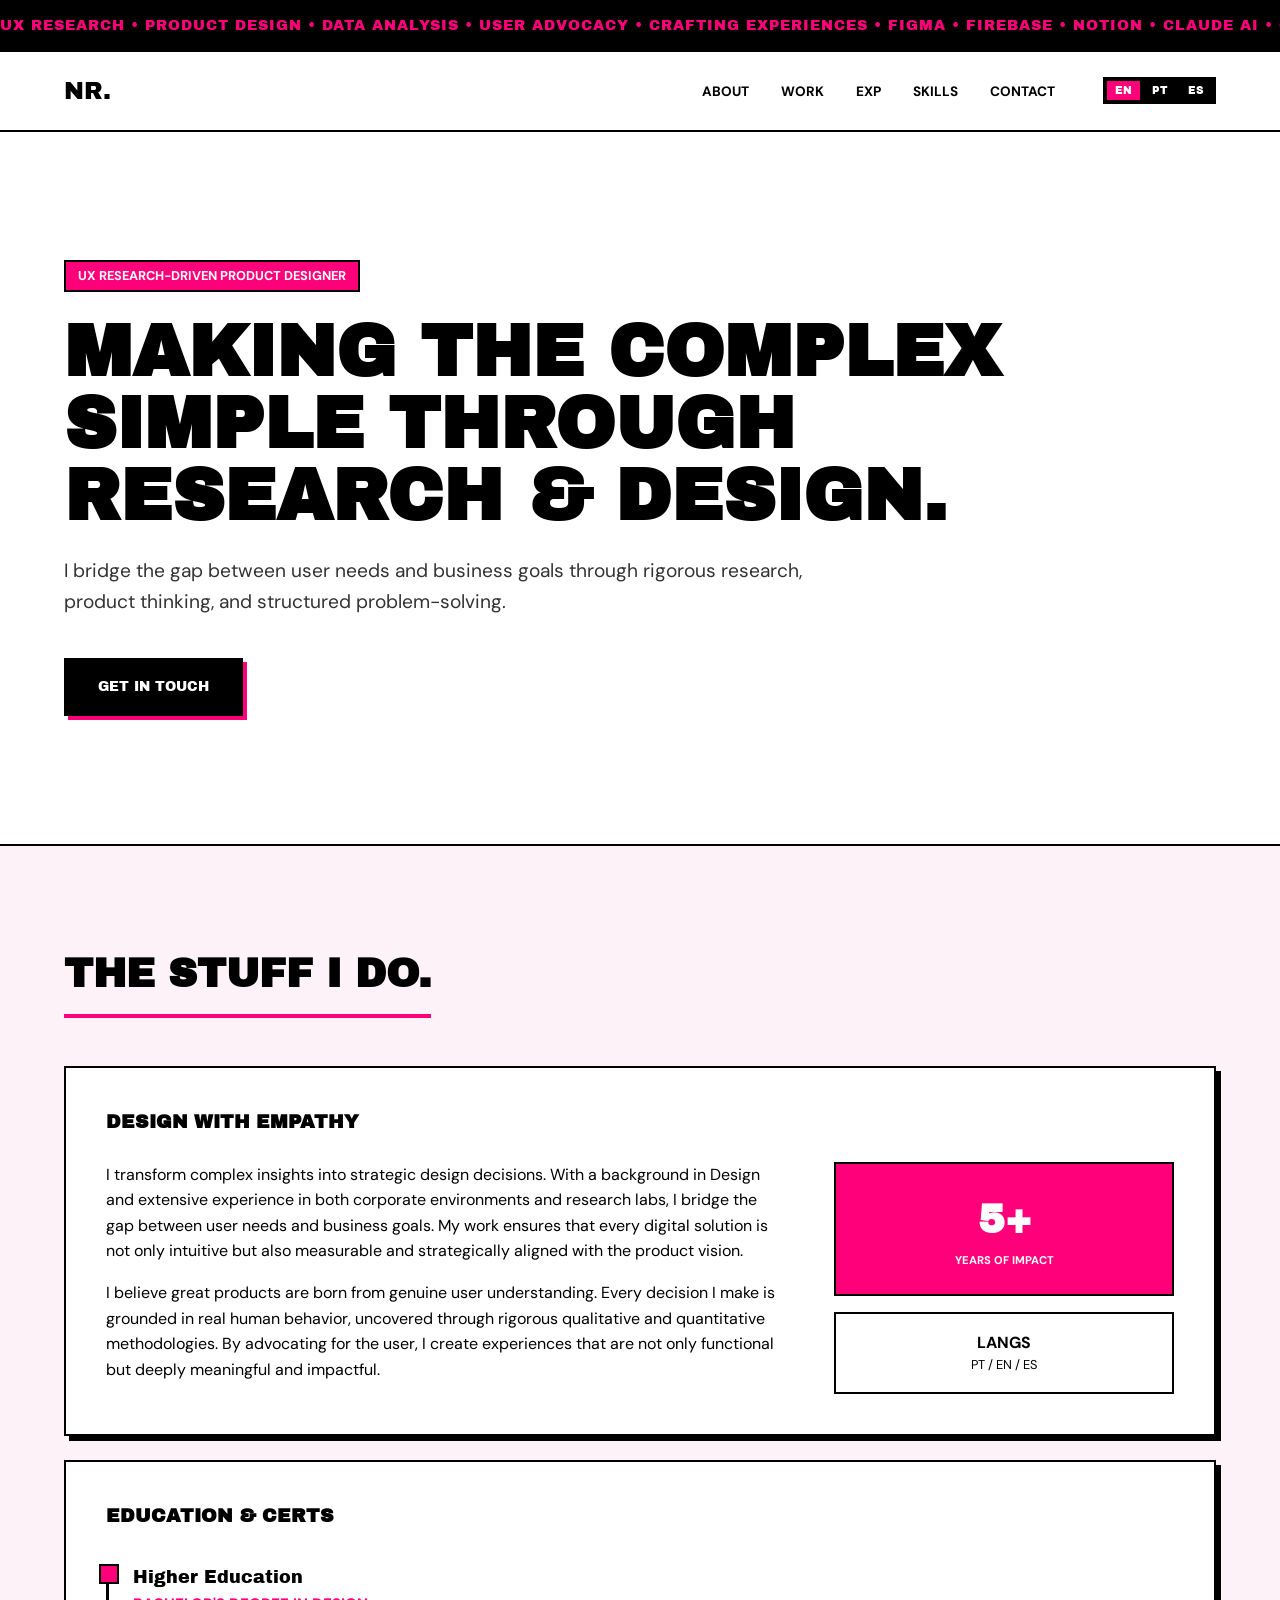
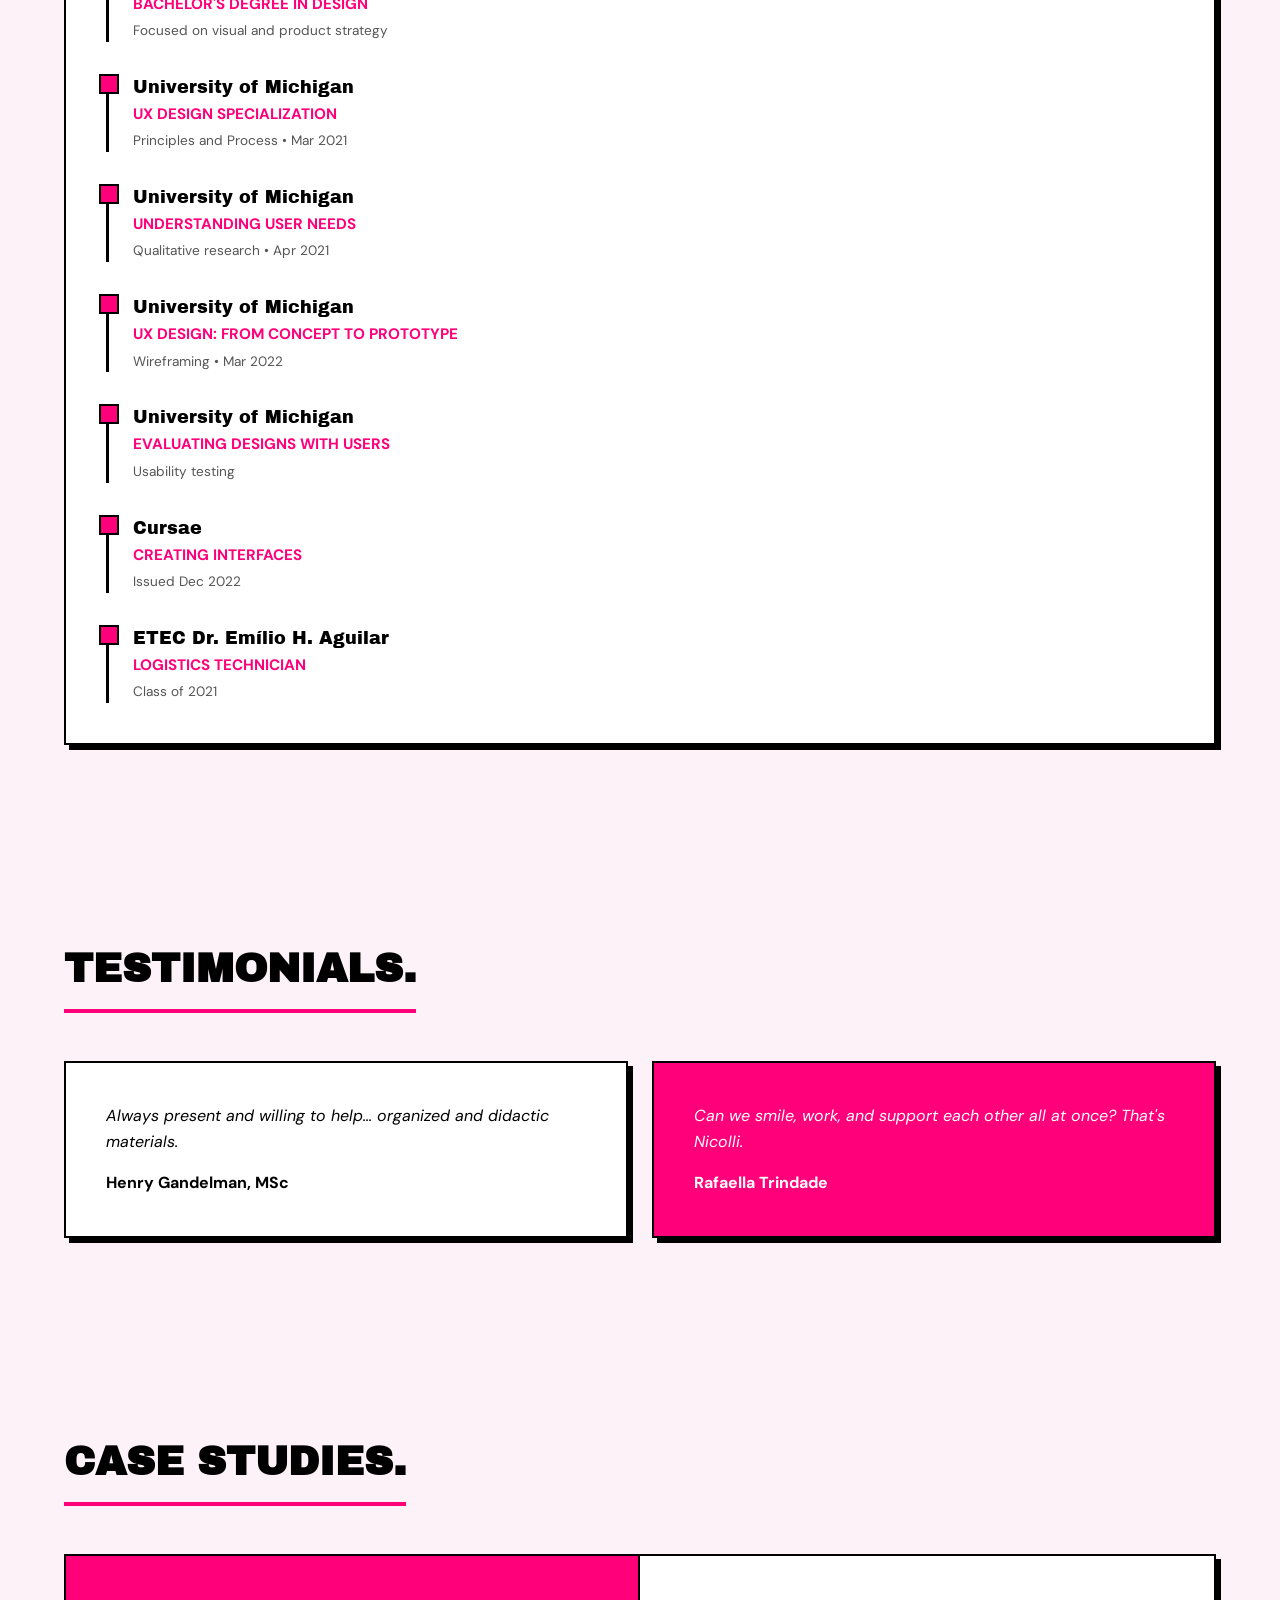
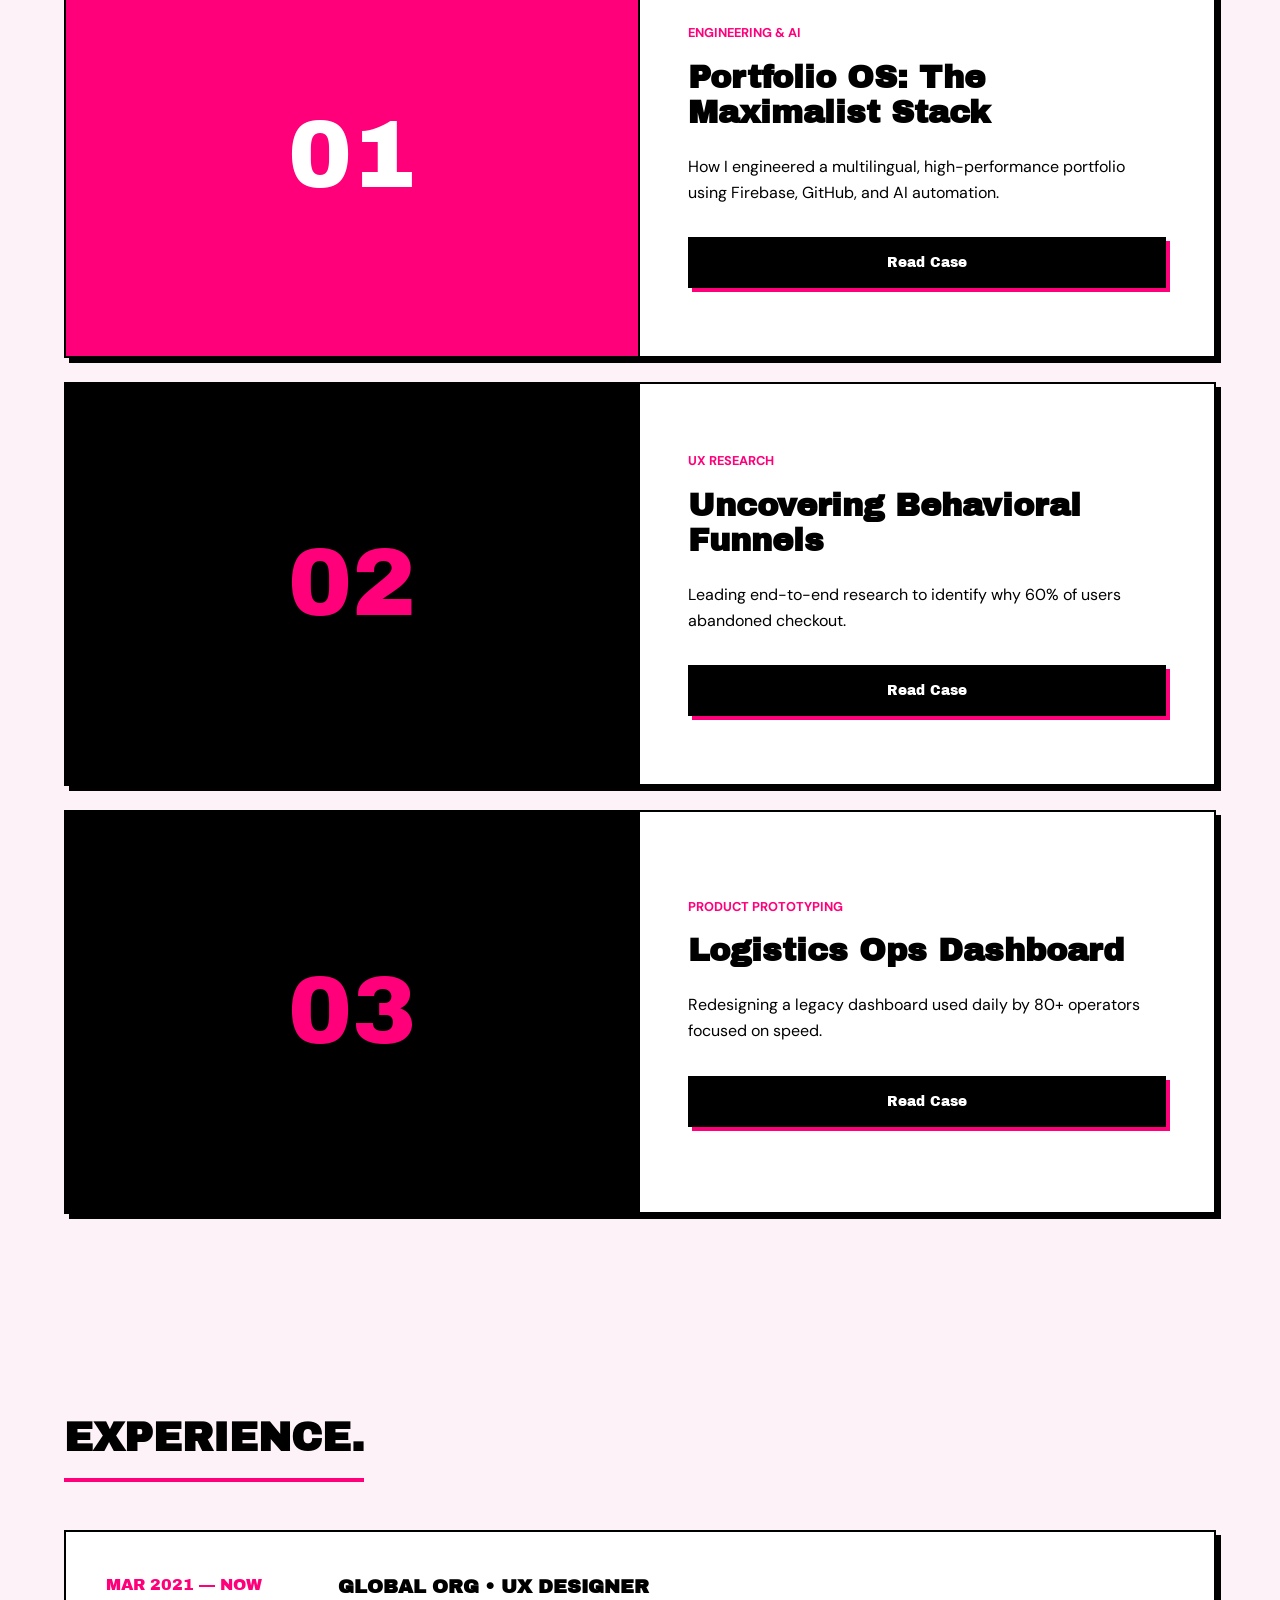
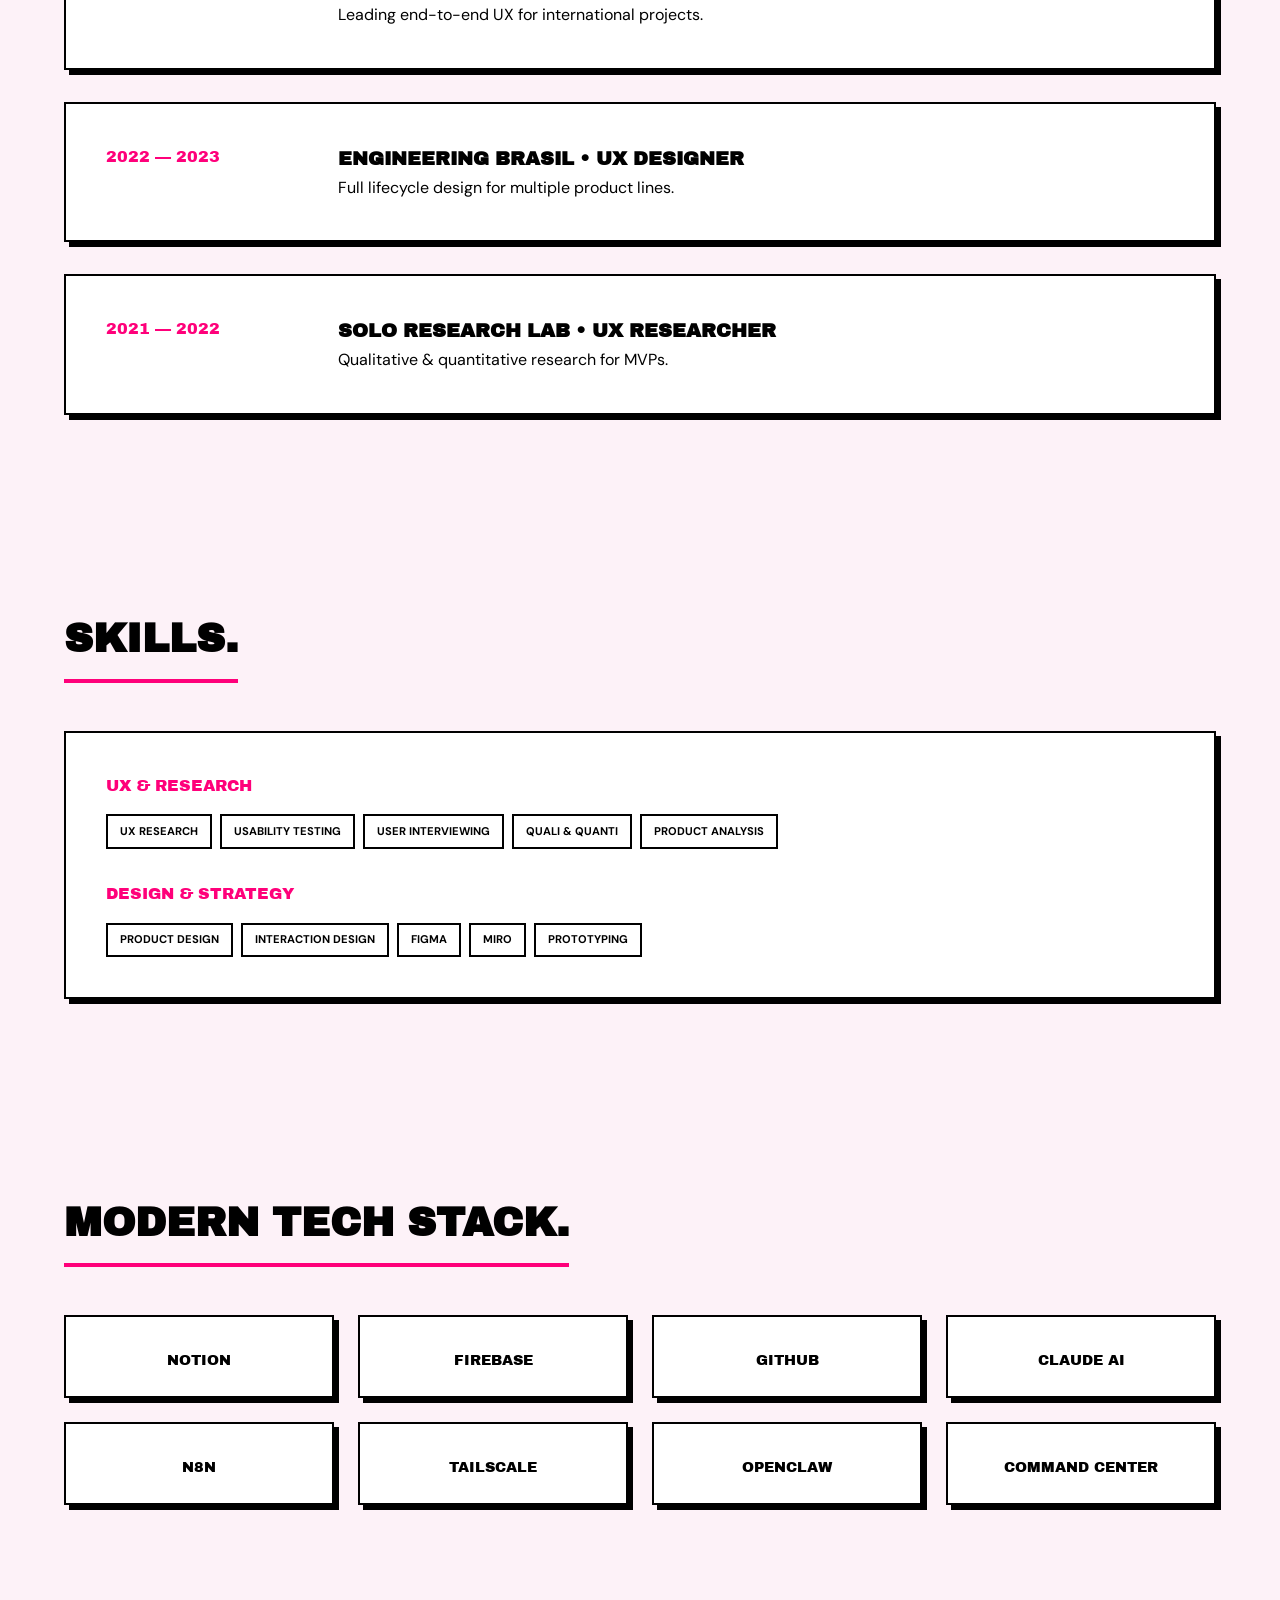
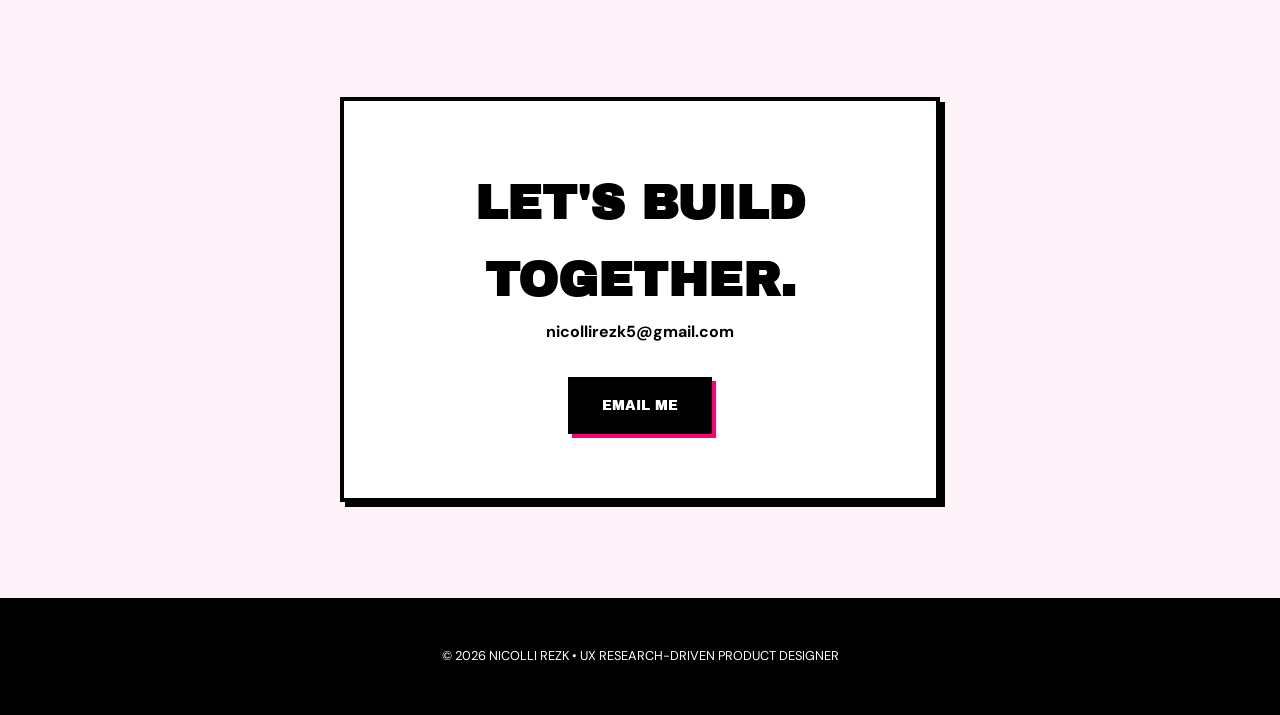
<file: index.html>
<!DOCTYPE html>
<html lang="en">
<head>
<meta charset="UTF-8" />
<meta name="viewport" content="width=device-width, initial-scale=1.0" />
<title>Nicolli Rezk | UX Research-driven Product Designer</title>
<link rel="preconnect" href="https://fonts.googleapis.com" />
<link href="https://fonts.googleapis.com/css2?family=Archivo+Black&family=DM+Sans:wght@400;500;700&display=swap" rel="stylesheet" />
<style>
  :root {
    --pink: #FF007A;
    --black: #000000;
    --white: #FFFFFF;
    --bg: #FDF2F8;
    --border: 2px solid var(--black);
    --shadow: 5px 5px 0px var(--black);
    --font-main: 'DM Sans', sans-serif;
    --font-display: 'Archivo Black', sans-serif;
  }

  * { box-sizing: border-box; margin: 0; padding: 0; }
  html { scroll-behavior: smooth; }

  body {
    font-family: var(--font-main);
    background: var(--bg);
    color: var(--black);
    line-height: 1.6;
    overflow-x: hidden;
  }

  /* MARQUEE */
  .marquee {
    background: var(--black);
    color: var(--pink);
    padding: 0.75rem 0;
    overflow: hidden;
    white-space: nowrap;
    border-bottom: var(--border);
  }
  .marquee-content {
    display: inline-block;
    animation: marquee 25s linear infinite;
    font-family: var(--font-display);
    font-size: 0.9rem;
    text-transform: uppercase;
    letter-spacing: 1px;
  }
  @keyframes marquee {
    from { transform: translateX(0); }
    to { transform: translateX(-50%); }
  }

  /* NAV */
  nav {
    display: flex; justify-content: space-between; align-items: center;
    padding: 1.25rem 4rem;
    background: var(--white);
    border-bottom: var(--border);
    position: sticky; top: 0; z-index: 1000;
  }
  .nav-logo {
    font-family: var(--font-display);
    font-size: 1.5rem;
    text-decoration: none;
    color: var(--black);
  }
  .nav-right { display: flex; align-items: center; gap: 3rem; }
  .nav-links { display: flex; gap: 2rem; list-style: none; }
  .nav-links a {
    text-decoration: none; color: var(--black); font-weight: 700;
    font-size: 0.85rem; text-transform: uppercase;
    transition: color 0.2s;
  }
  .nav-links a:hover { color: var(--pink); }

  /* LANG SWITCHER */
  .lang-switcher {
    display: flex; gap: 0.25rem; border: var(--border); padding: 2px; background: var(--black);
  }
  .lang-btn {
    background: none; border: none; color: var(--white);
    font-family: var(--font-display); font-size: 0.65rem;
    padding: 0.25rem 0.5rem; cursor: pointer;
  }
  .lang-btn.active { background: var(--pink); color: var(--white); }

  /* SECTIONS */
  section { padding: 6rem 4rem; max-width: 1300px; margin: 0 auto; }
  .section-title {
    font-family: var(--font-display);
    font-size: clamp(2rem, 5vw, 2.5rem);
    margin-bottom: 3rem;
    display: inline-block;
    border-bottom: 4px solid var(--pink);
    padding-bottom: 0.5rem;
  }

  .grid-layout {
    display: grid; grid-template-columns: repeat(12, 1fr); gap: 1.5rem;
  }
  .card {
    background: var(--white); border: var(--border); padding: 2.5rem;
    box-shadow: var(--shadow); transition: transform 0.2s;
  }
  .card:hover { transform: translate(-3px, -3px); box-shadow: 8px 8px 0px var(--black); }

  /* HERO */
  #home {
    padding: 8rem 4rem; display: flex; flex-direction: column; align-items: flex-start;
    background: var(--white); border-bottom: var(--border);
  }
  .hero-tag {
    background: var(--pink); color: var(--white); padding: 0.25rem 0.75rem;
    font-weight: 700; font-size: 0.8rem; text-transform: uppercase;
    margin-bottom: 1.5rem; border: var(--border);
  }
  .hero-heading {
    font-family: var(--font-display); font-size: clamp(2.2rem, 7vw, 4.5rem);
    line-height: 1; margin-bottom: 1.5rem; max-width: 950px;
  }
  .hero-sub { font-size: clamp(1rem, 2vw, 1.2rem); max-width: 750px; margin-bottom: 2.5rem; color: #333; }

  /* EDUCATION */
  .edu-list { display: flex; flex-direction: column; gap: 2rem; }
  .edu-item { border-left: 3px solid var(--black); padding-left: 1.5rem; position: relative; }
  .edu-item::before {
    content: ''; position: absolute; left: -10px; top: 0;
    width: 16px; height: 16px; background: var(--pink); border: var(--border);
  }
  .edu-inst { font-family: var(--font-display); font-size: 1.1rem; }
  .edu-course { font-weight: 700; color: var(--pink); font-size: 0.95rem; text-transform: uppercase; margin-bottom: 0.25rem; }
  .edu-details { font-size: 0.85rem; color: #555; }

  /* CASE STUDIES */
  .case-card { grid-column: span 12; display: grid; grid-template-columns: 1fr 1fr; padding: 0; overflow: hidden; }
  .case-img { 
    height: 100%; min-height: 400px; background: var(--black); border-right: var(--border);
    display: flex; align-items: center; justify-content: center;
    color: var(--pink); font-family: var(--font-display); font-size: clamp(4rem, 10vw, 6rem);
  }
  .case-content { padding: clamp(1.5rem, 5vw, 3rem); display: flex; flex-direction: column; justify-content: center; }
  .case-tag { font-weight: 700; color: var(--pink); font-size: 0.8rem; text-transform: uppercase; margin-bottom: 1rem; display: block; }
  .case-title { font-family: var(--font-display); font-size: clamp(1.4rem, 3vw, 2rem); margin-bottom: 1.5rem; line-height: 1.1; }
  .case-text { margin-bottom: 2rem; font-size: 1rem; }

  /* MODAL */
  #case-modal {
    position: fixed; top: 0; left: 0; width: 100%; height: 100%;
    background: rgba(255, 0, 122, 0.15); backdrop-filter: blur(10px);
    display: none; justify-content: center; align-items: center; z-index: 2000; padding: 1rem;
  }
  .modal-container {
    background: var(--white); width: 100%; max-width: 900px; max-height: 90vh;
    border: 4px solid var(--black); box-shadow: 10px 10px 0px var(--black);
    overflow-y: auto; padding: clamp(1.5rem, 5vw, 4rem); position: relative;
  }
  .close-modal {
    position: sticky; top: 0; float: right; margin-bottom: 1rem;
    background: var(--black); color: var(--white);
    border: none; padding: 8px 16px; font-family: var(--font-display);
    cursor: pointer; z-index: 10; font-size: 0.75rem;
  }
  .report-header { border-bottom: 4px solid var(--pink); padding-bottom: 1.5rem; margin-bottom: 2rem; }
  .report-grid { display: grid; grid-template-columns: 1fr 1fr; gap: 2rem; }
  .report-label { font-family: var(--font-display); color: var(--pink); font-size: 0.85rem; text-transform: uppercase; margin-bottom: 0.5rem; margin-top: 1.5rem; }

  /* SKILLS */
  .skills-container { display: flex; flex-wrap: wrap; gap: 0.5rem; }
  .skill-tag {
    padding: 0.4rem 0.75rem; border: var(--border); font-weight: 700;
    font-size: 0.7rem; text-transform: uppercase; background: var(--white);
  }

  .tool-card { grid-column: span 3; padding: 1.5rem; text-align: center; }
  .tool-name { font-family: var(--font-display); font-size: 0.9rem; margin-top: 0.5rem; }

  .btn-bold {
    display: inline-block; padding: 1rem 2rem; background: var(--black);
    color: var(--white); text-decoration: none; font-family: var(--font-display);
    font-size: 0.85rem; border: var(--border); box-shadow: 4px 4px 0px var(--pink);
    cursor: pointer; text-align: center;
  }

  footer { padding: 3rem 1.5rem; background: var(--black); color: var(--white); text-align: center; font-size: 0.8rem; }

  /* MOBILE OPTIMIZATION */
  @media (max-width: 900px) {
    nav { padding: 1rem 1.5rem; flex-direction: column; gap: 1rem; }
    .nav-right { flex-direction: column-reverse; gap: 1rem; width: 100%; }
    .nav-links { gap: 1rem; flex-wrap: wrap; justify-content: center; }
    .nav-links a { font-size: 0.75rem; }
    
    #home { padding: 6rem 1.5rem 4rem; }
    section { padding: 4rem 1.5rem; }
    
    .grid-layout > * { grid-column: span 12 !important; }
    .about-content-grid { grid-template-columns: 1fr !important; gap: 2rem !important; }
    .about-stats-grid { flex-direction: row !important; }
    
    .case-card { grid-template-columns: 1fr; }
    .case-img { min-height: 250px; border-right: none; border-bottom: var(--border); }
    .report-grid { grid-template-columns: 1fr; gap: 0.5rem; }
    
    .tool-card { grid-column: span 6 !important; }
    
    .exp-row { grid-template-columns: 1fr !important; gap: 0.5rem !important; }
    .exp-date { font-size: 0.8rem; }
  }
</style>
</head>
<body>

<div id="case-modal" onclick="closeModal(event)">
  <div class="modal-container" onclick="event.stopPropagation()">
    <button class="close-modal" onclick="closeModal()">CLOSE X</button>
    <div id="report-content"></div>
  </div>
</div>

<div class="marquee">
  <div class="marquee-content" data-i18n="marquee">
    UX RESEARCH • PRODUCT DESIGN • DATA ANALYSIS • USER ADVOCACY • CRAFTING EXPERIENCES • FIGMA • FIREBASE • NOTION • CLAUDE AI • GITHUB • N8N • 
  </div>
</div>

<nav>
  <a href="#home" class="nav-logo">NR.</a>
  <div class="nav-right">
    <ul class="nav-links">
      <li><a href="#about" data-i18n="nav_about">About</a></li>
      <li><a href="#cases" data-i18n="nav_cases">Work</a></li>
      <li><a href="#experience" data-i18n="nav_exp">Experience</a></li>
      <li><a href="#skills" data-i18n="nav_skills">Skills</a></li>
      <li><a href="#contact" data-i18n="nav_contact">Contact</a></li>
    </ul>
    <div class="lang-switcher">
      <button class="lang-btn active" onclick="setLanguage('en')">EN</button>
      <button class="lang-btn" onclick="setLanguage('pt')">PT</button>
      <button class="lang-btn" onclick="setLanguage('es')">ES</button>
    </div>
  </div>
</nav>

<div id="home">
  <span class="hero-tag" data-i18n="hero_tag">UX Research-driven Product Designer</span>
  <h1 class="hero-heading" data-i18n="hero_title">MAKING THE COMPLEX SIMPLE THROUGH RESEARCH & DESIGN.</h1>
  <p class="hero-sub" data-i18n="hero_sub">I bridge the gap between user needs and business goals through rigorous research, product thinking, and structured problem-solving.</p>
  <a href="#contact" class="btn-bold" data-i18n="hero_btn">GET IN TOUCH</a>
</div>

<section id="about">
  <h2 class="section-title" data-i18n="about_title">THE STUFF I DO.</h2>
  <div class="grid-layout">
    <div class="card" style="grid-column: span 12;">
      <h3 style="font-family:var(--font-display); margin-bottom: 1.5rem;" data-i18n="about_h3">DESIGN WITH EMPATHY</h3>
      <div class="about-content-grid" style="display: grid; grid-template-columns: 2fr 1fr; gap: 3rem;">
        <div>
          <p data-i18n="about_p1">I transform complex insights into strategic design decisions. With a background in Design and extensive experience in both corporate environments and research labs, I bridge the gap between user needs and business goals. My work ensures that every digital solution is not only intuitive but also measurable and strategically aligned with the product vision.</p>
          <p style="margin-top: 1rem;" data-i18n="about_p2">I believe great products are born from genuine user understanding. Every decision I make is grounded in real human behavior, uncovered through rigorous qualitative and quantitative methodologies. By advocating for the user, I create experiences that are not only functional but deeply meaningful and impactful.</p>
        </div>
        <div class="about-stats-grid" style="display:flex; flex-direction:column; gap: 1rem;">
          <div style="background: var(--pink); color: white; padding: 1.5rem; border: var(--border); text-align: center; flex: 1;">
            <h3 style="font-family:var(--font-display); font-size: 2.5rem;">5+</h3>
            <p style="font-weight:700; font-size: 0.7rem;" data-i18n="about_impact">YEARS OF IMPACT</p>
          </div>
          <div style="background: var(--white); border: var(--border); padding: 1rem; text-align: center; flex: 1;">
            <p style="font-weight:700;" data-i18n="about_langs">LANGUAGES</p>
            <p style="font-size: 0.8rem;">PT / EN / ES</p>
          </div>
        </div>
      </div>
    </div>

    <div class="card" style="grid-column: span 12;">
      <h3 style="font-family:var(--font-display); margin-bottom: 2rem;" data-i18n="edu_title">EDUCATION & CERTS</h3>
      <div class="edu-list">
        <div class="edu-item">
          <div class="edu-inst" data-i18n="edu_uni_name">Higher Education</div>
          <div class="edu-course" data-i18n="edu_degree">Bachelor's Degree in Design</div>
          <div class="edu-details" data-i18n="edu_degree_details">Focused on visual and product strategy</div>
        </div>
        <div class="edu-item">
          <div class="edu-inst">University of Michigan</div>
          <div class="edu-course" data-i18n="edu_mich1_course">UX Design Specialization</div>
          <div class="edu-details" data-i18n="edu_mich1_details">Principles and Process • Mar 2021</div>
        </div>
        <div class="edu-item">
          <div class="edu-inst">University of Michigan</div>
          <div class="edu-course" data-i18n="edu_mich2_course">Understanding User Needs</div>
          <div class="edu-details" data-i18n="edu_mich2_details">Qualitative research • Apr 2021</div>
        </div>
        <div class="edu-item">
          <div class="edu-inst">University of Michigan</div>
          <div class="edu-course" data-i18n="edu_mich3_course">UX Design: From Concept to Prototype</div>
          <div class="edu-details" data-i18n="edu_mich3_details">Wireframing • Mar 2022</div>
        </div>
        <div class="edu-item">
          <div class="edu-inst">University of Michigan</div>
          <div class="edu-course" data-i18n="edu_mich4_course">Evaluating Designs with Users</div>
          <div class="edu-details" data-i18n="edu_mich4_details">Usability testing</div>
        </div>
        <div class="edu-item">
          <div class="edu-inst">Cursae</div>
          <div class="edu-course" data-i18n="edu_cursae_course">Creating Interfaces</div>
          <div class="edu-details" data-i18n="edu_cursae_details">Dec 2022</div>
        </div>
        <div class="edu-item">
          <div class="edu-inst">ETEC Dr. Emílio H. Aguilar</div>
          <div class="edu-course" data-i18n="edu_etec_course">Logistics Technician</div>
          <div class="edu-details" data-i18n="edu_etec_details">Class of 2021</div>
        </div>
      </div>
    </div>
  </div>
</section>

<section id="testimonials">
  <h2 class="section-title" data-i18n="test_title">TESTIMONIALS.</h2>
  <div class="grid-layout">
    <div class="card" style="grid-column: span 6;">
      <p style="font-style: italic;" data-i18n="test_henry">"Uma pessoa sempre presente e disposta a ajudar... material organizado e didático."</p>
      <p style="margin-top: 1rem; font-weight: 700;">Henry Gandelman, MSc</p>
    </div>
    <div class="card" style="grid-column: span 6; background: var(--pink); color: white;">
      <p style="font-style: italic;" data-i18n="test_rafa">"Dá para sorrir, trabalhar e se apoiar tudo junto? É assim com a Nicolli."</p>
      <p style="margin-top: 1rem; font-weight: 700;">Rafaella Trindade</p>
    </div>
  </div>
</section>

<section id="cases">
  <h2 class="section-title" data-i18n="cases_title">CASE STUDIES.</h2>
  <div class="grid-layout">
    <div class="card case-card">
      <div class="case-img" style="background: var(--pink); color: white;">01</div>
      <div class="case-content">
        <span class="case-tag" data-i18n="case1_tag">Engineering & AI</span>
        <h3 class="case-title" data-i18n="case1_title">Portfolio OS: The Maximalist Stack</h3>
        <p class="case-text" data-i18n="case1_full">Engineering a multilingual, high-performance portfolio using Firebase and AI.</p>
        <button class="btn-bold" onclick="openCase(1)" data-i18n="case_btn">Read Case</button>
      </div>
    </div>
    <div class="card case-card">
      <div class="case-img">02</div>
      <div class="case-content">
        <span class="case-tag" data-i18n="case2_tag">UX Research</span>
        <h3 class="case-title" data-i18n="case2_title">Uncovering Behavioral Funnels</h3>
        <p class="case-text" data-i18n="case2_full">Leading research to identify why 60% of users abandoned checkout.</p>
        <button class="btn-bold" onclick="openCase(2)" data-i18n="case_btn">Read Case</button>
      </div>
    </div>
    <div class="card case-card">
      <div class="case-img" style="background: var(--black); color: var(--pink);">03</div>
      <div class="case-content">
        <span class="case-tag" data-i18n="case3_tag">Product Prototyping</span>
        <h3 class="case-title" data-i18n="case3_title">Logistics Ops Dashboard</h3>
        <p class="case-text" data-i18n="case3_full">Redesigning a legacy dashboard focused on speed and cognitive load.</p>
        <button class="btn-bold" onclick="openCase(3)" data-i18n="case_btn">Read Case</button>
      </div>
    </div>
  </div>
</section>

<section id="experience">
  <h2 class="section-title" data-i18n="exp_title">EXPERIENCE.</h2>
  <div style="display: flex; flex-direction: column; gap: 2rem;">
    <div class="card exp-row" style="display: grid; grid-template-columns: 200px 1fr; gap: 2rem;">
      <div class="exp-date" style="font-family: var(--font-display); color: var(--pink);">MAR 2021 — NOW</div>
      <div>
        <h3 style="font-family: var(--font-display); font-size: 1.2rem;">GLOBAL ORG • UX DESIGNER</h3>
        <p data-i18n="exp_global">Leading end-to-end UX for international projects.</p>
      </div>
    </div>
    <div class="card exp-row" style="display: grid; grid-template-columns: 200px 1fr; gap: 2rem;">
      <div class="exp-date" style="font-family: var(--font-display); color: var(--pink);">2022 — 2023</div>
      <div>
        <h3 style="font-family: var(--font-display); font-size: 1.2rem;">ENGINEERING BRASIL • UX DESIGNER</h3>
        <p data-i18n="exp_eng">Full lifecycle design for multiple product lines.</p>
      </div>
    </div>
    <div class="card exp-row" style="display: grid; grid-template-columns: 200px 1fr; gap: 2rem;">
      <div class="exp-date" style="font-family: var(--font-display); color: var(--pink);">2021 — 2022</div>
      <div>
        <h3 style="font-family: var(--font-display); font-size: 1.2rem;">SOLO RESEARCH LAB • UX RESEARCHER</h3>
        <p data-i18n="exp_solo">Qualitative & quantitative research for MVPs.</p>
      </div>
    </div>
  </div>
</section>

<section id="skills">
  <h2 class="section-title" data-i18n="skills_title">SKILLS.</h2>
  <div class="grid-layout">
    <div class="card" style="grid-column: span 12;">
      <div class="skill-cat">
        <div class="skill-cat-title" data-i18n="skill_cat_research" style="font-family:var(--font-display); color:var(--pink); margin-bottom:1rem; text-transform:uppercase;">UX & Research</div>
        <div class="skills-container">
          <span class="skill-tag">UX Research</span><span class="skill-tag">Usability Testing</span>
          <span class="skill-tag">User Interviewing</span><span class="skill-tag">Quali & Quanti</span>
          <span class="skill-tag">Product Analysis</span>
        </div>
      </div>
      <div class="skill-cat" style="margin-top: 2rem;">
        <div class="skill-cat-title" data-i18n="skill_cat_design" style="font-family:var(--font-display); color:var(--pink); margin-bottom:1rem; text-transform:uppercase;">Design & Strategy</div>
        <div class="skills-container">
          <span class="skill-tag">Product Design</span><span class="skill-tag">Interaction Design</span>
          <span class="skill-tag">Figma</span><span class="skill-tag">Miro</span><span class="skill-tag">Prototyping</span>
        </div>
      </div>
    </div>
  </div>
</section>

<section id="stack">
  <h2 class="section-title" data-i18n="stack_title">MODERN TECH STACK.</h2>
  <div class="grid-layout">
    <div class="card tool-card"><div class="tool-name">NOTION</div></div>
    <div class="card tool-card"><div class="tool-name">FIREBASE</div></div>
    <div class="card tool-card"><div class="tool-name">GITHUB</div></div>
    <div class="card tool-card"><div class="tool-name">CLAUDE AI</div></div>
    <div class="card tool-card"><div class="tool-name">N8N</div></div>
    <div class="card tool-card"><div class="tool-name">TAILSCALE</div></div>
    <div class="card tool-card"><div class="tool-name">OPENCLAW</div></div>
    <div class="card tool-card"><div class="tool-name">COMMAND CENTER</div></div>
  </div>
</section>

<section id="contact" style="text-align: center;">
  <div class="card" style="display: inline-block; padding: clamp(2rem, 8vw, 4rem); border: 4px solid black; width: 100%; max-width: 600px;">
    <h2 style="font-family: var(--font-display); font-size: clamp(2rem, 5vw, 3rem);" data-i18n="contact_h2">LET'S BUILD TOGETHER.</h2>
    <p style="margin-bottom: 2rem; font-weight: 700;">nicollirezk5@gmail.com</p>
    <a href="mailto:nicollirezk5@gmail.com" class="btn-bold" data-i18n="contact_btn">EMAIL ME</a>
  </div>
</section>

<footer><p data-i18n="footer_copy">© 2026 NICOLLI REZK • UX RESEARCH-DRIVEN PRODUCT DESIGNER</p></footer>

<script>
const translations = {
  en: {
    marquee: "UX RESEARCH • PRODUCT DESIGN • DATA ANALYSIS • USER ADVOCACY • CRAFTING EXPERIENCES • FIGMA • FIREBASE • NOTION • CLAUDE AI • GITHUB • N8N • ",
    nav_about: "About", nav_cases: "Work", nav_exp: "Exp", nav_skills: "Skills", nav_contact: "Contact",
    hero_tag: "UX Research-driven Product Designer",
    hero_title: "MAKING THE COMPLEX SIMPLE THROUGH RESEARCH & DESIGN.",
    hero_sub: "I bridge the gap between user needs and business goals through rigorous research, product thinking, and structured problem-solving.",
    hero_btn: "GET IN TOUCH",
    about_title: "THE STUFF I DO.", about_h3: "DESIGN WITH EMPATHY",
    about_p1: "I transform complex insights into strategic design decisions. With a background in Design and extensive experience in both corporate environments and research labs, I bridge the gap between user needs and business goals. My work ensures that every digital solution is not only intuitive but also measurable and strategically aligned with the product vision.",
    about_p2: "I believe great products are born from genuine user understanding. Every decision I make is grounded in real human behavior, uncovered through rigorous qualitative and quantitative methodologies. By advocating for the user, I create experiences that are not only functional but deeply meaningful and impactful.",
    about_impact: "YEARS OF IMPACT", about_langs: "LANGS",
    edu_title: "EDUCATION & CERTS",
    edu_uni_name: "Higher Education", edu_degree: "Bachelor's Degree in Design", edu_degree_details: "Focused on visual and product strategy",
    edu_mich1_course: "UX Design Specialization", edu_mich1_details: "Principles and Process • Mar 2021",
    edu_mich2_course: "Understanding User Needs", edu_mich2_details: "Qualitative research • Apr 2021",
    edu_mich3_course: "UX Design: From Concept to Prototype", edu_mich3_details: "Wireframing • Mar 2022",
    edu_mich4_course: "Evaluating Designs with Users", edu_mich4_details: "Usability testing",
    edu_cursae_course: "Creating Interfaces", edu_cursae_details: "Issued Dec 2022",
    edu_etec_course: "Logistics Technician", edu_etec_details: "Class of 2021",
    cases_title: "CASE STUDIES.",
    case1_tag: "Engineering & AI", case1_title: "Portfolio OS: The Maximalist Stack", case1_full: "How I engineered a multilingual, high-performance portfolio using Firebase, GitHub, and AI automation.",
    case2_tag: "UX Research", case2_title: "Uncovering Behavioral Funnels", case2_full: "Leading end-to-end research to identify why 60% of users abandoned checkout.",
    case3_tag: "Product Prototyping", case3_title: "Logistics Ops Dashboard", case3_full: "Redesigning a legacy dashboard used daily by 80+ operators focused on speed.",
    case_btn: "Read Case",
    exp_title: "EXPERIENCE.", exp_global: "Leading end-to-end UX for international projects.",
    exp_eng: "Full lifecycle design for multiple product lines.",
    exp_solo: "Qualitative & quantitative research for MVPs.",
    skills_title: "SKILLS.", stack_title: "MODERN TECH STACK.",
    skill_cat_research: "UX & Research", skill_cat_design: "Design & Strategy",
    test_title: "TESTIMONIALS.",
    test_henry: "Always present and willing to help... organized and didactic materials.",
    test_rafa: "Can we smile, work, and support each other all at once? That's Nicolli.",
    contact_h2: "LET'S BUILD TOGETHER.", contact_btn: "EMAIL ME",
    footer_copy: "© 2026 NICOLLI REZK • UX RESEARCH-DRIVEN PRODUCT DESIGNER"
  },
  pt: {
    marquee: "PESQUISA UX • DESIGN DE PRODUTO • ANÁLISE DE DADOS • ADVOCACIA DO USUÁRIO • FIGMA • FIREBASE • NOTION • CLAUDE AI • ",
    nav_about: "Sobre", nav_cases: "Trabalho", nav_exp: "Exp", nav_skills: "Skills", nav_contact: "Contato",
    hero_tag: "UX Research-driven Product Designer",
    hero_title: "TORNANDO O COMPLEXO SIMPLES ATRAVÉS DE PESQUISA E DESIGN.",
    hero_sub: "Conecto necessidades do usuário a objetivos de negócio através de pesquisa rigorosa, pensamento de produto e resolução estruturada de problemas.",
    hero_btn: "ENTRE EM CONTATO",
    about_title: "O QUE EU FAÇO.", about_h3: "DESIGN COM EMPATIA",
    about_p1: "Transformo insights complexos em decisões estratégicas de design. Com formação em Design e sólida experiência tanto em ambientes corporativos quanto em laboratórios de pesquisa, conecto as necessidades do usuário aos objetivos de negócio. Meu trabalho garante que cada solução digital seja não apenas intuitiva, mas também mensurável e estrategicamente alinhada à visão do produto.",
    about_p2: "Acredito que grandes produtos nascem da compreensão genuína do usuário. Cada decisão que tomo é fundamentada no comportamento humano real, identificado através de metodologias qualitativas e quantitativas rigorosas. Ao advogar pelo usuário, crio experiências que não são apenas funcionais, mas profundamente relevantes e orientadas a impacto.",
    about_impact: "ANOS DE IMPACTO", about_langs: "IDIOMAS",
    edu_title: "EDUCAÇÃO E CERTIFICADOS",
    edu_uni_name: "Ensino Superior", edu_degree: "Bacharelado em Design", edu_degree_details: "Foco em estratégia visual e de produto",
    edu_mich1_course: "Especialização em UX Design", edu_mich1_details: "Princípios e Processos • Mar 2021",
    edu_mich2_course: "Entendendo Necessidades", edu_mich2_details: "Pesquisa qualitativa • Abr 2021",
    edu_mich3_course: "Do Conceito ao Protótipo", edu_mich3_details: "Wireframing • Mar 2022",
    edu_mich4_course: "Avaliando Designs", edu_mich4_details: "Testes de usabilidade",
    edu_cursae_course: "Criando Interfaces", edu_cursae_details: "Dez 2022",
    edu_etec_course: "Técnico em Logística", edu_etec_details: "Formada em 2021",
    cases_title: "ESTUDOS DE CASO.",
    case1_tag: "Engenharia e IA", case1_title: "Portfolio OS: A Stack Maximalista", case1_full: "Como eu construí este portfólio multilíngue de alta performance usando Firebase, GitHub e automação por IA.",
    case2_tag: "Pesquisa UX", case2_title: "Descobrindo Funis de Comportamento", case2_full: "Liderança de pesquisa para identificar por que 60% dos usuários abandonavam o checkout.",
    case3_tag: "Prototipagem de Produto", case3_title: "Dashboard de Operações Logísticas", case3_full: "Redesign de um dashboard usado por 80+ operadores diários focado em velocidade.",
    case_btn: "Ver Case",
    exp_title: "EXPERIÊNCIA.", exp_global: "UX ponta a ponta para projetos internacionais.",
    exp_eng: "Design de ciclo completo para várias linhas de produto.",
    exp_solo: "Pesquisas qualitativas e quantitativas para MVPs.",
    skills_title: "HABILIDADES.", stack_title: "STACK TECNOLÓGICA.",
    skill_cat_research: "UX e Pesquisa", skill_cat_design: "Design e Estratégia",
    test_title: "DEPOIMENTOS.",
    test_henry: "Sempre presente e disposta a ajudar... material organizado e didático.",
    test_rafa: "Dá para sorrir e trabalhar junto? É assim com a Nicolli.",
    contact_h2: "VAMOS CONSTRUIR JUNTOS.", contact_btn: "ME ENVIE UM E-MAIL",
    footer_copy: "© 2026 NICOLLI REZK • UX RESEARCH-DRIVEN PRODUCT DESIGNER"
  },
  es: {
    marquee: "INVESTIGACIÓN UX • DISEÑO DE PRODUCTO • ANÁLISIS DE DATOS • FIGMA • FIREBASE • NOTION • CLAUDE AI • ",
    nav_about: "Sobre mí", nav_cases: "Trabajo", nav_exp: "Exp", nav_skills: "Skills", nav_contact: "Contacto",
    hero_tag: "UX Research-driven Product Designer",
    hero_title: "HACIENDO LO COMPLEJO SIMPLE A TRAVÉS DE LA INVESTIGACIÓN.",
    hero_sub: "Conecto las necesidades del usuario con los objetivos del negocio mediante investigación rigurosa.",
    hero_btn: "CONTACTO",
    about_title: "LO QUE HAGO.", about_h3: "DISEÑO CON EMPATÍA",
    about_p1: "Transformo insights complejos en decisiones estratégicas de diseño. Mi trabalho garante que cada solución digital sea intuitiva y medible.",
    about_p2: "Creo que los grandes produtos nascen de la comprensión del usuario. Cada decisión se basa en el comportamiento real.",
    about_impact: "AÑOS DE IMPACTO", about_langs: "IDIOMAS",
    edu_title: "EDUCACIÓN Y CERTIFICADOS",
    edu_uni_name: "Enseñanza Superior", edu_degree: "Licenciatura en Diseño", edu_degree_details: "Enfoque en estrategia visual",
    edu_mich1_course: "Especialización en UX Design", edu_mich1_details: "Principios y Procesos • Mar 2021",
    edu_mich2_course: "Comprensión de Necesidades", edu_mich2_details: "Investigación • Abr 2021",
    edu_mich3_course: "Concepto a Prototipo", edu_mich3_details: "Wireframing • Mar 2022",
    edu_mich4_course: "Evaluación de Diseños", edu_mich4_details: "Pruebas",
    edu_cursae_course: "Creando Interfaces", edu_cursae_details: "Dic 2022",
    edu_etec_course: "Técnico en Logística", edu_etec_details: "Clase de 2021",
    cases_title: "ESTUDIOS DE CASO.",
    case1_tag: "Ingeniería y IA", case1_title: "Portfolio OS: La Stack Maximalista", case1_full: "Cómo construí este portfólio multilingüe utilizando Firebase, GitHub y IA.",
    case2_tag: "Investigación UX", case2_title: "Descubriendo Embudos", case2_full: "Liderazgo de investigación para identificar por qué el 60% de los usuarios abandonaban.",
    case3_tag: "Prototipado de Producto", case3_title: "Dashboard de Logística", case3_full: "Rediseño de un dashboard para 80+ operadores enfocado en velocidad.",
    case_btn: "Ver Case",
    exp_title: "EXPERIENCIA.", exp_global: "UX internacional de extremo a extremo.",
    exp_eng: "Diseño de ciclo completo para múltiples productos.",
    exp_solo: "Investigaciones cualitativas y cuantitativas para MVPs.",
    skills_title: "HABILIDADES.", stack_title: "STACK TECNOLÓGICA.",
    skill_cat_research: "UX e Investigación", skill_cat_design: "Diseño y Estrategia",
    test_title: "TESTIMONIOS.",
    test_henry: "Siempre presente y dispuesta a ayudar... material organizado.",
    test_rafa: "¿Se puede trabajar y apoyarse? Así é con Nicolli.",
    contact_h2: "VAMOS A CONSTRUIR JUNTOS.", contact_btn: "ENVÍAME UN EMAIL",
    footer_copy: "© 2026 NICOLLI REZK • UX RESEARCH-DRIVEN PRODUCT DESIGNER"
  }
};

const caseReports = {
  en: {
    1: { body: `<div class='report-header'><h2 style='font-family:var(--font-display);font-size:2.5rem;'>Portfolio OS</h2><p>Engineering a designer's platform.</p></div>
        <div class='report-grid'>
          <div>
            <p class='report-label'>Problem</p>
            <p>Standard portfolios often lack performance and fail to showcase technical automation capabilities. I needed a platform that was as much a product as it was a showcase.</p>
            <p class='report-label'>Solution</p>
            <p>A Neo-Brutalist site using Firebase, GitHub, and custom i18n support. Automated via N8N for lead capture and Notion for project management.</p>
            <p class='report-label'>Design Methodology</p>
            <p>Applied <strong>Atomic Design</strong> to ensure component modularity. This allowed me to swap the entire color palette and typography across the site in under 5 minutes using CSS variables.</p>
            <p class='report-label'>Technical Process</p>
            <p>Integrated Firebase Hosting for global speed, GitHub Actions for seamless deployment, and a custom JS-based i18n system to handle three languages without external libraries.</p>
          </div>
          <div>
            <p class='report-label'>Automation Workflow</p>
            <p>Contact Form → N8N Webhook → Lead Scoring AI (Claude) → Notion Database Entry → Real-time Telegram Notification.</p>
            <p class='report-label'>Tech Stack</p>
            <ul><li>Firebase Hosting</li><li>GitHub Actions</li><li>Custom i18n System</li><li>N8N Automation</li><li>Notion API</li></ul>
            <p class='report-label'>Fictitious Scenario</p>
            <p><strong>Lead Magnet Strategy:</strong> If I wanted to scale this into a consulting engine, I'd implement a 'UX Health Checker'. Visitors enter their URL, and N8N triggers a headless browser to capture screenshots, while Claude AI analyzes them against WCAG guidelines, sending a custom 10-page PDF report to the user's email automatically. This would increase lead quality by 300%.</p>
          </div>
        </div>` },
    2: { body: `<div class='report-header'><h2 style='font-family:var(--font-display);font-size:2.5rem;'>Behavioral Funnels</h2><p>E-commerce Checkout Optimization.</p></div>
        <div class='report-grid'>
          <div>
            <p class='report-label'>The Context</p>
            <p>60% of users were dropping off during checkout. Initial data suggested a technical bug, but qualitative research pointed elsewhere.</p>
            <p class='report-label'>User Personas</p>
            <ul>
              <li><strong>The Speedrunner:</strong> Wants to buy in under 30 seconds. Frustrated by mandatory account creation.</li>
              <li><strong>The Doubter:</strong> Scrutinizes security seals and shipping costs. Drops off when costs appear too late.</li>
            </ul>
            <p class='report-label'>The Process</p>
            <p>Conducted 12 moderated user interviews and mapped the emotional journey. Identified that the 'CPF' field in Brazil was causing friction before users even saw the shipping costs.</p>
            <p class='report-label'>The Result</p>
            <p>By moving shipping calculation earlier and simplifying the data entry, we saw a 34% reduction in drop-offs and a 22% increase in total conversions.</p>
          </div>
          <div>
            <p class='report-label'>Research Insights</p>
            <p><strong>Heatmap Analysis:</strong> Showed 45% of users clicking on non-interactive security badges, indicating a need for more explicit trust signals during the payment phase.</p>
            <p class='report-label'>The Impact</p>
            <ul><li>34% Drop-off reduction</li><li>22% Conversion lift</li><li>Faster time-to-task</li></ul>
            <p class='report-label'>Fictitious Scenario</p>
            <p><strong>Predictive Checkout:</strong> Using a fictitious ML model, we could predict a user's likelihood to drop off based on mouse hovering patterns. If the model detects 'frustrated' movement, the UI dynamically simplifies, removing all non-essential fields and offering a one-click 'Guest Checkout' option, potentially recovering $1.2M in annual lost revenue.</p>
          </div>
        </div>` },
    3: { body: `<div class='report-header'><h2 style='font-family:var(--font-display);font-size:2.5rem;'>Logistics Dashboard</h2><p>Operational Efficiency Redesign.</p></div>
        <div class='report-grid'>
          <div>
            <p class='report-label'>Challenge</p>
            <p>Legacy system with a 1998 UI causing high cognitive load and frequent data entry errors for 80+ daily operators.</p>
            <p class='report-label'>Information Architecture</p>
            <p>Performed <strong>Closed Card Sorting</strong> with 15 senior operators to restructure the navigation. This resulted in a 50% reduction in 'menu-hunting' time.</p>
            <p class='report-label'>Approach</p>
            <p>Contextual Inquiry and shadowing. Applied Miller's Law and Progressive Disclosure to reduce 'data-clutter' and focus on the primary task: route dispatching.</p>
          </div>
          <div>
            <p class='report-label'>Accessibility (WCAG 2.1)</p>
            <p>Implemented high-contrast themes and keyboard navigation shortcuts for power users, reducing mouse-travel time by 60%.</p>
            <p class='report-label'>Results</p>
            <ul><li>-40% Cognitive load (measured via NASA-TLX)</li><li>15% Reduction in entry errors</li><li>Onboarding time halved</li></ul>
            <p class='report-label'>Fictitious Scenario</p>
            <p><strong>Global Crisis Mode:</strong> Imagine a total GPS blackout. The dashboard features an 'Offline Inertial Mode' where operators can manually plot coordinates on a vectorized SVG map that updates via radio-link packets. This fictitious emergency layer ensures 99.9% operational uptime even in extreme geopolitical scenarios.</p>
          </div>
        </div>` }
  },
  pt: {
    1: { body: `<div class='report-header'><h2 style='font-family:var(--font-display);font-size:2.5rem;'>Portfolio OS</h2><p>Engenharia de uma plataforma de designer.</p></div>
        <div class='report-grid'>
          <div>
            <p class='report-label'>Problema</p>
            <p>Portfólios padrão costumam ser estáticos e falham em demonstrar habilidades técnicas de automação. Eu precisava de uma plataforma que fosse tanto um produto quanto um showcase.</p>
            <p class='report-label'>Solução</p>
            <p>Um site Neo-Brutalista usando Firebase, GitHub e suporte customizado a i18n. Automatizado via N8N para captura de leads e Notion para gestão de projetos.</p>
            <p class='report-label'>Metodologia de Design</p>
            <p>Uso de <strong>Atomic Design</strong> para garantir a modularidade dos componentes. Isso permitiu alterar toda a paleta de cores e tipografia em menos de 5 minutos via variáveis CSS.</p>
            <p class='report-label'>Processo Técnico</p>
            <p>Integração de Firebase Hosting para performance global, GitHub Actions para deploy contínuo e um sistema de i18n em JS puro para gerenciar três idiomas sem bibliotecas externas.</p>
          </div>
          <div>
            <p class='report-label'>Fluxo de Automação</p>
            <p>Formulário → N8N Webhook → AI Lead Scoring (Claude) → Entrada no Notion → Notificação em Tempo Real no Telegram.</p>
            <p class='report-label'>Stack Tecnológica</p>
            <ul><li>Firebase Hosting</li><li>GitHub Actions</li><li>Sistema i18n Custom</li><li>Automação N8N</li><li>API do Notion</li></ul>
            <p class='report-label'>Caso Fictício</p>
            <p><strong>Estratégia de Lead Magnet:</strong> Se eu quisesse escalar isso para uma consultoria, implementaria um 'UX Health Checker'. O visitante insere sua URL, o N8N dispara um browser headless para capturar telas, e o Claude AI as analisa contra as diretrizes WCAG, enviando um PDF personalizado de 10 páginas para o e-mail do usuário automaticamente. Isso aumentaria a qualidade dos leads em 300%.</p>
          </div>
        </div>` },
    2: { body: `<div class='report-header'><h2 style='font-family:var(--font-display);font-size:2.5rem;'>Funis de Comportamento</h2><p>Otimização de Checkout E-commerce.</p></div>
        <div class='report-grid'>
          <div>
            <p class='report-label'>Contexto</p>
            <p>60% dos usuários abandonavam o checkout. Dados iniciais sugeriam um bug técnico, mas a pesquisa qualitativa apontou para outra direção.</p>
            <p class='report-label'>Personas Usuárias</p>
            <ul>
              <li><strong>A Apressada:</strong> Quer comprar em menos de 30 segundos. Frustra-se com criação de conta obrigatória.</li>
              <li><strong>O Cético:</strong> Analisa selos de segurança e frete. Abandona quando custos aparecem tarde demais.</li>
            </ul>
            <p class='report-label'>O Processo</p>
            <p>Realizei 12 entrevistas moderadas e mapeei a jornada emocional. Identificamos que o campo 'CPF' estava causando fricção desnecessária antes mesmo do usuário ver o valor do frete.</p>
            <p class='report-label'>O Resultado</p>
            <p>Ao antecipar o cálculo do frete e simplificar a entrada de dados, reduzimos o abandono em 34% e aumentamos a conversão total em 22%.</p>
          </div>
          <div>
            <p class='report-label'>Insights de Pesquisa</p>
            <p><strong>Análise de Heatmaps:</strong> Mostrou que 45% dos usuários tentavam clicar em selos de segurança estáticos, indicando necessidade de validação de confiança mais explícita durante o pagamento.</p>
            <p class='report-label'>Impacto</p>
            <ul><li>34% Redução de abandono</li><li>22% Aumento de conversão</li><li>Agilidade no fluxo</li></ul>
            <p class='report-label'>Caso Fictício</p>
            <p><strong>Checkout Preditivo:</strong> Usando um modelo de ML fictício, poderíamos prever a probabilidade de abandono baseada em padrões de movimento do mouse. Se o modelo detecta 'frustração', a interface simplifica dinamicamente, removendo campos não essenciais e oferecendo 'Guest Checkout' em um clique, recuperando cerca de R$ 1.2M anuais em vendas perdidas.</p>
          </div>
        </div>` },
    3: { body: `<div class='report-header'><h2 style='font-family:var(--font-display);font-size:2.5rem;'>Dashboard Logístico</h2><p>Redesign para Eficiência Operacional.</p></div>
        <div class='report-grid'>
          <div>
            <p class='report-label'>Desafio</p>
            <p>Sistema legado com interface de 1998 causando alta carga cognitiva e erros frequentes de entrada de dados para mais de 80 operadores diários.</p>
            <p class='report-label'>Arquitetura de Informação</p>
            <p>Realização de <strong>Card Sorting Fechado</strong> com 15 operadores sêniores para reestruturar a navegação. Isso resultou em uma redução de 50% no tempo de procura por menus.</p>
            <p class='report-label'>Abordagem</p>
            <p>Inquérito Contextual e observação direta. Aplicação da Lei de Miller e 'Progressive Disclosure' para reduzir a poluição visual e focar na tarefa principal: despacho de rotas.</p>
          </div>
          <div>
            <p class='report-label'>Acessibilidade (WCAG 2.1)</p>
            <p>Implementação de temas de alto contraste e atalhos de teclado para 'power users', reduzindo o tempo de deslocamento do mouse em 60%.</p>
            <p class='report-label'>Resultados</p>
            <ul><li>-40% Carga cognitiva (NASA-TLX)</li><li>15% Redução em erros de digitação</li><li>Tempo de treinamento reduzido pela metade</li></ul>
            <p class='report-label'>Caso Fictício</p>
            <p><strong>Modo de Crise Global:</strong> Imagine um apagão total de GPS. O dashboard possui um 'Modo de Inércia Offline' onde operadores plotam coordenadas manualmente em um mapa SVG vetorizado que se atualiza via rádio. Camada de emergência fictícia que garante 99.9% de uptime operacional mesmo em cenários geopolíticos extremos.</p>
          </div>
        </div>` }
  },
  es: {
    1: { body: `<div class='report-header'><h2 style='font-family:var(--font-display);font-size:2.5rem;'>Portfolio OS</h2><p>Ingeniería y Automatización.</p></div>
        <div class='report-grid'>
          <div>
            <p class='report-label'>Problema</p>
            <p>Los portafolios estándar suelen ser estáticos y no demuestran habilidades técnicas. Necesitaba una plataforma que fuera tanto un producto como un showcase.</p>
            <p class='report-label'>Solución</p>
            <p>Sitio Neo-Brutalista con Firebase, GitHub y soporte i18n personalizado. Automatizado vía N8N para captura de leads y Notion para gestión.</p>
            <p class='report-label'>Metodología de Diseño</p>
            <p>Aplicación de <strong>Atomic Design</strong> para garantizar la modularidad. Permitió cambiar paleta de colores y tipografía en menos de 5 minutos vía variables CSS.</p>
            <p class='report-label'>Proceso Técnico</p>
            <p>Firebase Hosting para velocidad global, GitHub Actions para despliegue continuo y sistema i18n en JS puro sin librerías externas.</p>
          </div>
          <div>
            <p class='report-label'>Flujo de Automatización</p>
            <p>Formulario → N8N Webhook → IA Lead Scoring (Claude) → Notion → Notificación en Telegram en tiempo real.</p>
            <p class='report-label'>Stack</p>
            <ul><li>Firebase Hosting</li><li>GitHub Actions</li><li>Custom i18n</li><li>N8N Automation</li><li>Notion API</li></ul>
            <p class='report-label'>Caso Ficticio</p>
            <p><strong>Lead Magnet:</strong> Auditoría UX automatizada vía AI que genera un PDF de 10 páginas para el usuario en tiempo real al ingresar su URL. Aumentaría la calidad de leads en un 300%.</p>
          </div>
        </div>` },
    2: { body: `<div class='report-header'><h2 style='font-family:var(--font-display);font-size:2.5rem;'>Funnels</h2><p>Optimización e-commerce.</p></div>
        <div class='report-grid'>
          <div>
            <p class='report-label'>Contexto</p>
            <p>Abandono del 60% en el checkout. Los datos sugerían un bug, pero la investigación cualitativa reveló problemas de fricción emocional.</p>
            <p class='report-label'>Personas</p>
            <ul>
              <li><strong>La Speedrunner:</strong> Quiere comprar en <30s. Se frustra con el registro obligatorio.</li>
              <li><strong>El Escéptico:</strong> Analiza sellos de seguridad y costos. Abandona si los costos aparecen tarde.</li>
            </ul>
            <p class='report-label'>Proceso</p>
            <p>12 entrevistas moderadas y mapeo de jornada. Identificamos que el campo 'CPF' en Brasil causaba fricción antes de mostrar el costo de envío.</p>
            <p class='report-label'>Resultado</p>
            <p>Reducción del 34% en el abandono y aumento del 22% en la conversión total mediante la simplificación de datos.</p>
          </div>
          <div>
            <p class='report-label'>Insights de Investigación</p>
            <p><strong>Heatmaps:</strong> El 45% de los usuarios hacían clic en sellos estáticos, indicando necesidad de validación de confianza más explícita.</p>
            <p class='report-label'>Impacto</p>
            <ul><li>34% Reducción de abandono</li><li>22% Aumento de conversión</li><li>Flujo más ágil</li></ul>
            <p class='report-label'>Caso Ficticio</p>
            <p><strong>Predictive UI:</strong> Un modelo de ML detecta patrones de frustración en el mouse y simplifica la interfaz dinámicamente, ofreciendo 'Guest Checkout' en un clic.</p>
          </div>
        </div>` },
    3: { body: `<div class='report-header'><h2 style='font-family:var(--font-display);font-size:2.5rem;'>Logística</h2><p>Rediseño operacional.</p></div>
        <div class='report-grid'>
          <div>
            <p class='report-label'>Desafío</p>
            <p>Sistema legado con interfaz de 1998 causando alta carga cognitiva y errores frecuentes en 80+ operadores diarios.</p>
            <p class='report-label'>Arquitectura de Información</p>
            <p><strong>Card Sorting Cerrado</strong> con 15 operadores senior para reestructurar la navegación, reduciendo el tiempo de búsqueda en un 50%.</p>
            <p class='report-label'>Enfoque</p>
            <p>Inquiry Contextual y shadowing. Aplicación de la Ley de Miller y Progressive Disclosure para enfocar en el despacho de rutas.</p>
          </div>
          <div>
            <p class='report-label'>Accesibilidad (WCAG 2.1)</p>
            <p>Temas de alto contraste y atajos de teclado para 'power users', reduciendo el movimiento del mouse en un 60%.</p>
            <p class='report-label'>Resultados</p>
            <ul><li>-40% Carga cognitiva (NASA-TLX)</li><li>15% Reducción de errores</li><li>Onboarding reducido a la mitad</li></ul>
            <p class='report-label'>Caso Ficticio</p>
            <p><strong>Offline Crisis:</strong> Modo de navegación por radio para contingencias globales de GPS, permitiendo operar con mapas SVG vectorizados sin conexión.</p>
          </div>
        </div>` }
  }
};

function openCase(id) {
  const lang = localStorage.getItem('preferred_lang') || 'en';
  const report = caseReports[lang][id] || caseReports['en'][id];
  document.getElementById('report-content').innerHTML = report.body;
  document.getElementById('case-modal').style.display = 'flex';
  document.body.style.overflow = 'hidden';
}

function closeModal(e) {
  document.getElementById('case-modal').style.display = 'none';
  document.body.style.overflow = 'auto';
}

function setLanguage(lang) {
  document.querySelectorAll('.lang-btn').forEach(btn => {
    btn.classList.remove('active');
    if(btn.textContent.toLowerCase() === lang) btn.classList.add('active');
  });
  document.querySelectorAll('[data-i18n]').forEach(el => {
    const key = el.getAttribute('data-i18n');
    if (translations[lang][key]) el.innerHTML = translations[lang][key];
  });
  localStorage.setItem('preferred_lang', lang);
}

const savedLang = localStorage.getItem('preferred_lang') || 'en';
setLanguage(savedLang);
</script>
</body>
</html>
</file>
